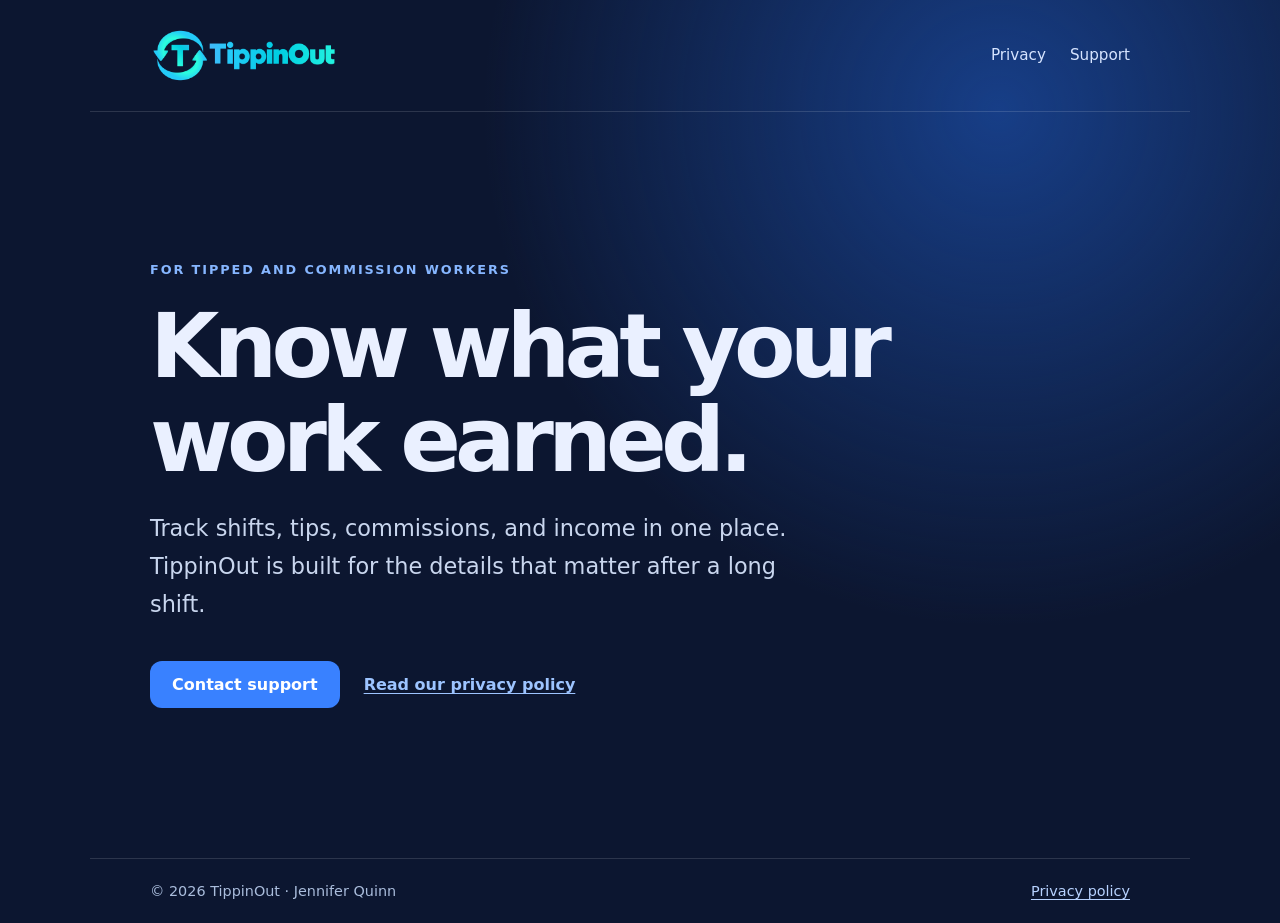
<file: index.html>
<!doctype html>
<html lang="en"><head><meta charset="utf-8"><meta name="viewport" content="width=device-width,initial-scale=1"><title>TippinOut — Track your work and income</title><meta name="description" content="TippinOut helps tipped and commission workers track shifts, tips, commissions, and income."><link rel="icon" type="image/png" sizes="512x512" href="favicon.png?v=5"><link rel="stylesheet" href="style.css?v=4"></head><body><header class="bar"><a class="brand" href="./" aria-label="TippinOut home"><img src="assets/tippinout-logo-horizontal.png?v=5" alt="TippinOut" width="188" height="63" style="width:188px;max-width:100%;height:auto"></a><nav aria-label="Main navigation"><a href="privacy/">Privacy</a><a href="mailto:support@tippinout.com">Support</a></nav></header><main class="home"><div class="eyebrow">For tipped and commission workers</div><h1>Know what your work earned.</h1><p class="lead">Track shifts, tips, commissions, and income in one place. TippinOut is built for the details that matter after a long shift.</p><div class="links"><a class="button" href="mailto:support@tippinout.com">Contact support</a><a class="quiet" href="privacy/">Read our privacy policy</a></div></main><footer><span>© 2026 TippinOut · Jennifer Quinn</span><a href="privacy/">Privacy policy</a></footer></body></html>
</file>
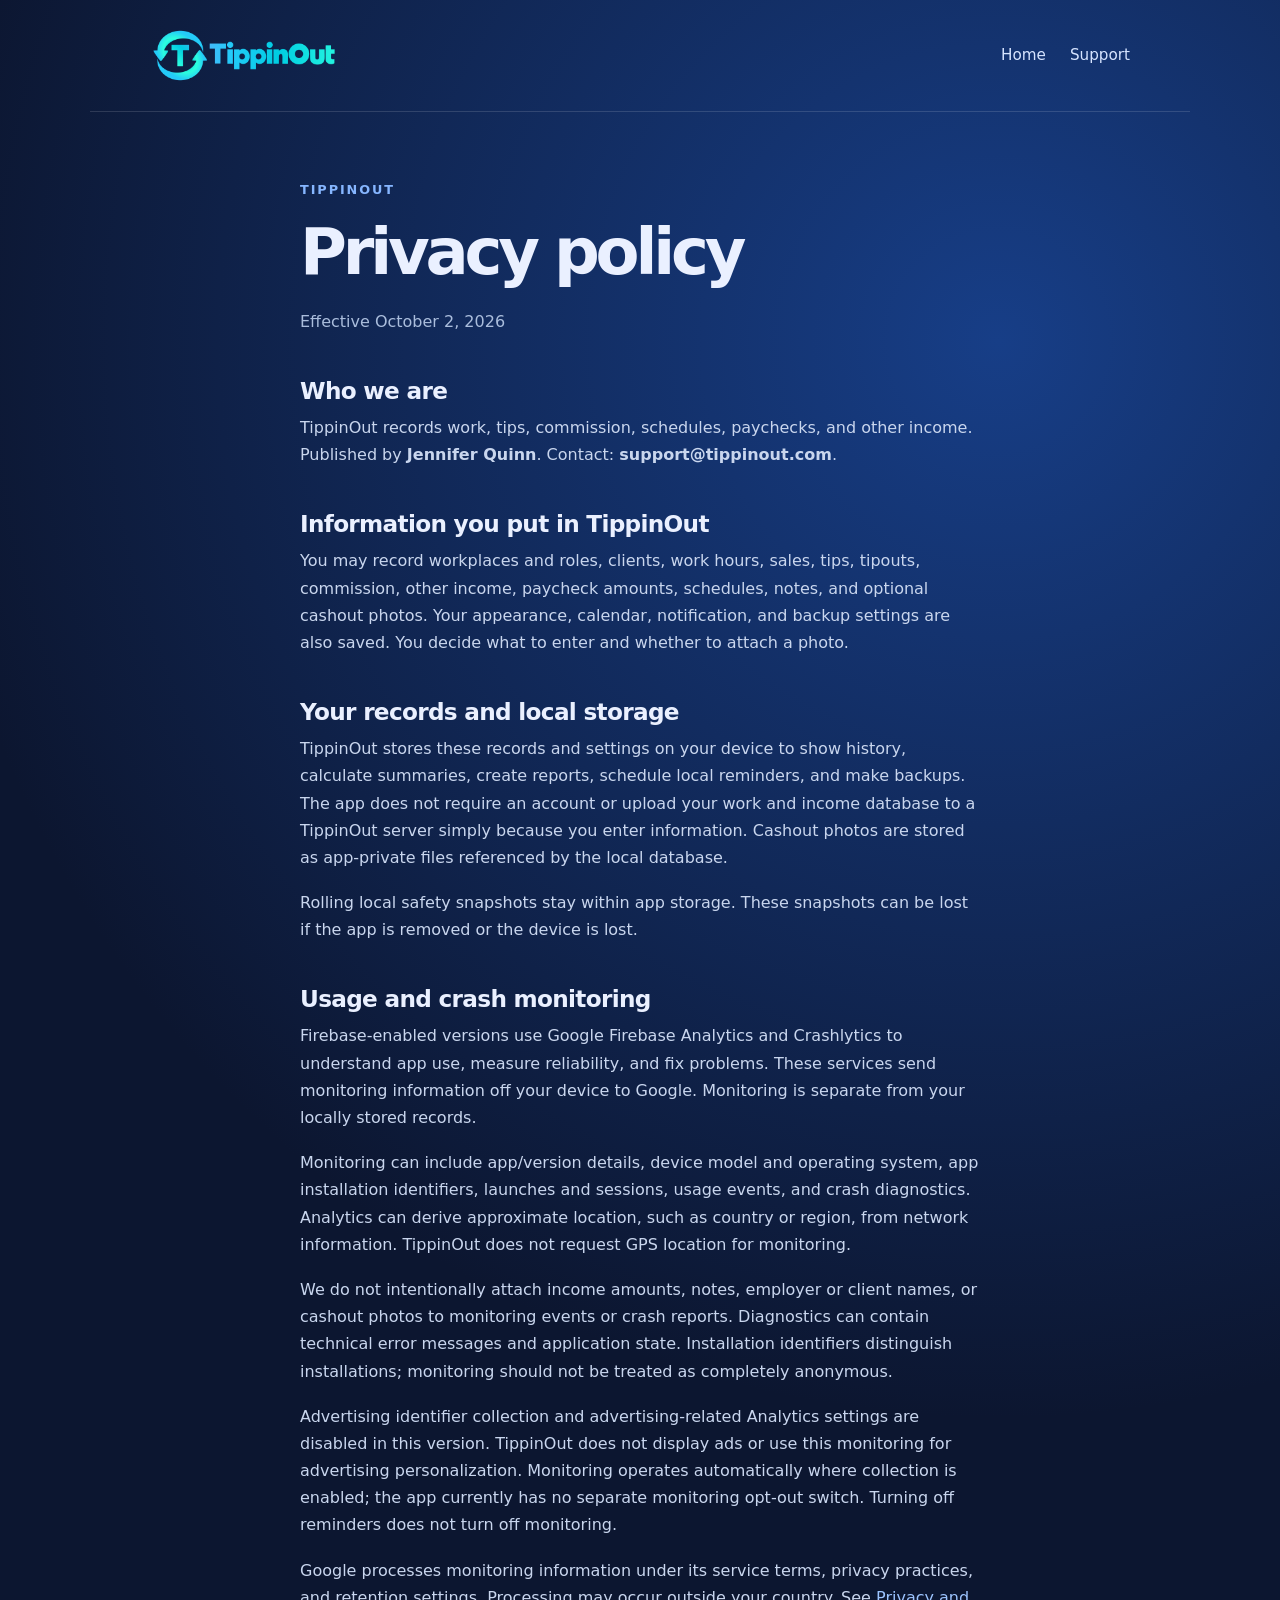
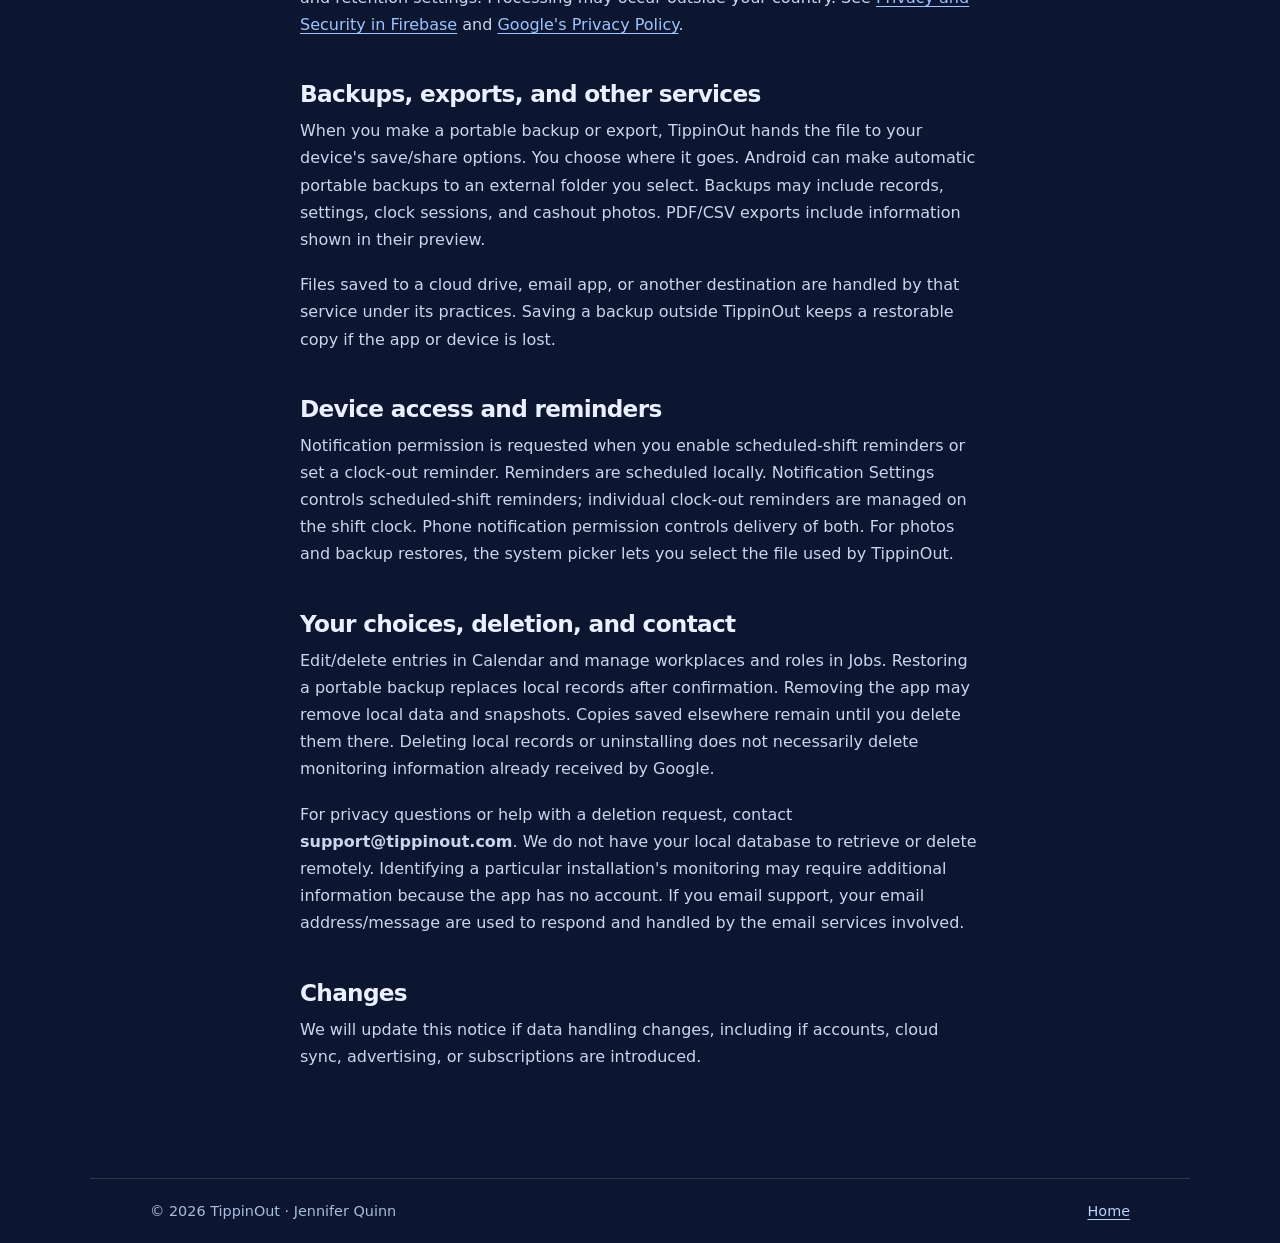
<file: privacy/index.html>
<!doctype html>
<html lang="en"><head><meta charset="utf-8"><meta name="viewport" content="width=device-width,initial-scale=1"><title>Privacy Policy — TippinOut</title><meta name="description" content="How TippinOut handles the work and income information you record in the app."><link rel="icon" type="image/png" sizes="512x512" href="../favicon.png?v=5"><link rel="stylesheet" href="../style.css?v=4"></head><body><header class="bar"><a class="brand" href="../" aria-label="TippinOut home"><img src="../assets/tippinout-logo-horizontal.png?v=5" alt="TippinOut" width="188" height="63" style="width:188px;max-width:100%;height:auto"></a><nav aria-label="Main navigation"><a href="../">Home</a><a href="mailto:support@tippinout.com">Support</a></nav></header><main class="policy"><div class="eyebrow">TippinOut</div><h1>Privacy policy</h1><p class="date">Effective October 2, 2026</p>
<h2>Who we are</h2>
<p>TippinOut records work, tips, commission, schedules, paychecks, and other income. Published by <strong>Jennifer Quinn</strong>. Contact: <strong>support@tippinout.com</strong>.</p>
<h2>Information you put in TippinOut</h2>
<p>You may record workplaces and roles, clients, work hours, sales, tips, tipouts, commission, other income, paycheck amounts, schedules, notes, and optional cashout photos. Your appearance, calendar, notification, and backup settings are also saved. You decide what to enter and whether to attach a photo.</p>
<h2>Your records and local storage</h2>
<p>TippinOut stores these records and settings on your device to show history, calculate summaries, create reports, schedule local reminders, and make backups. The app does not require an account or upload your work and income database to a TippinOut server simply because you enter information. Cashout photos are stored as app-private files referenced by the local database.</p>
<p>Rolling local safety snapshots stay within app storage. These snapshots can be lost if the app is removed or the device is lost.</p>
<h2>Usage and crash monitoring</h2>
<p>Firebase-enabled versions use Google Firebase Analytics and Crashlytics to understand app use, measure reliability, and fix problems. These services send monitoring information off your device to Google. Monitoring is separate from your locally stored records.</p>
<p>Monitoring can include app/version details, device model and operating system, app installation identifiers, launches and sessions, usage events, and crash diagnostics. Analytics can derive approximate location, such as country or region, from network information. TippinOut does not request GPS location for monitoring.</p>
<p>We do not intentionally attach income amounts, notes, employer or client names, or cashout photos to monitoring events or crash reports. Diagnostics can contain technical error messages and application state. Installation identifiers distinguish installations; monitoring should not be treated as completely anonymous.</p>
<p>Advertising identifier collection and advertising-related Analytics settings are disabled in this version. TippinOut does not display ads or use this monitoring for advertising personalization. Monitoring operates automatically where collection is enabled; the app currently has no separate monitoring opt-out switch. Turning off reminders does not turn off monitoring.</p>
<p>Google processes monitoring information under its service terms, privacy practices, and retention settings. Processing may occur outside your country. See <a href="https://firebase.google.com/support/privacy">Privacy and Security in Firebase</a> and <a href="https://policies.google.com/privacy">Google's Privacy Policy</a>.</p>
<h2>Backups, exports, and other services</h2>
<p>When you make a portable backup or export, TippinOut hands the file to your device's save/share options. You choose where it goes. Android can make automatic portable backups to an external folder you select. Backups may include records, settings, clock sessions, and cashout photos. PDF/CSV exports include information shown in their preview.</p>
<p>Files saved to a cloud drive, email app, or another destination are handled by that service under its practices. Saving a backup outside TippinOut keeps a restorable copy if the app or device is lost.</p>
<h2>Device access and reminders</h2>
<p>Notification permission is requested when you enable scheduled-shift reminders or set a clock-out reminder. Reminders are scheduled locally. Notification Settings controls scheduled-shift reminders; individual clock-out reminders are managed on the shift clock. Phone notification permission controls delivery of both. For photos and backup restores, the system picker lets you select the file used by TippinOut.</p>
<h2>Your choices, deletion, and contact</h2>
<p>Edit/delete entries in Calendar and manage workplaces and roles in Jobs. Restoring a portable backup replaces local records after confirmation. Removing the app may remove local data and snapshots. Copies saved elsewhere remain until you delete them there. Deleting local records or uninstalling does not necessarily delete monitoring information already received by Google.</p>
<p>For privacy questions or help with a deletion request, contact <strong>support@tippinout.com</strong>. We do not have your local database to retrieve or delete remotely. Identifying a particular installation's monitoring may require additional information because the app has no account. If you email support, your email address/message are used to respond and handled by the email services involved.</p>
<h2>Changes</h2>
<p>We will update this notice if data handling changes, including if accounts, cloud sync, advertising, or subscriptions are introduced.</p>
</main><footer><span>© 2026 TippinOut · Jennifer Quinn</span><a href="../">Home</a></footer></body></html>
</file>
<file: style.css>
:root{font-family:Inter,ui-sans-serif,system-ui,-apple-system,Segoe UI,sans-serif;color:#eaf0ff;background:#0c1630;font-size:16px}*{box-sizing:border-box}body{margin:0;min-height:100vh;background:radial-gradient(circle at 78% 12%,#173e87 0,transparent 40%),#0c1630}a{color:#9dc4ff;text-underline-offset:3px}.bar,footer{max-width:1100px;margin:auto;padding:24px clamp(20px,5vw,60px);display:flex;justify-content:space-between;align-items:center;gap:20px}.bar{border-bottom:1px solid #ffffff22}.bar a{text-decoration:none}.brand{display:block;flex:none;width:188px}.brand img{display:block;width:100%;height:auto}.bar nav{display:flex;gap:24px}.bar nav a{font-size:.95rem;color:#d6e4ff}.home,.policy{max-width:1100px;margin:auto;padding:clamp(65px,12vw,150px) clamp(20px,5vw,60px)}.home{min-height:65vh}.eyebrow{text-transform:uppercase;letter-spacing:.15em;color:#86b6ff;font-weight:700;font-size:.8rem}h1{font-size:clamp(2.8rem,7vw,5.8rem);line-height:1.05;letter-spacing:-.065em;margin:22px 0;max-width:820px}p{line-height:1.7;color:#c9d6ee}.lead{font-size:clamp(1.12rem,2vw,1.4rem);max-width:650px}.links{display:flex;gap:24px;align-items:center;flex-wrap:wrap;margin-top:38px}.button{background:#3981ff;color:#fff;padding:14px 22px;border-radius:12px;text-decoration:none;font-weight:700}.button:hover{background:#5b99ff}.quiet{font-weight:600}.policy{max-width:800px;padding-top:70px;padding-bottom:90px}.policy h1{font-size:clamp(2.5rem,6vw,4rem)}.policy h2{font-size:1.45rem;letter-spacing:-.03em;margin:42px 0 8px}.policy p{margin:10px 0 18px}.date{color:#aabddc}footer{border-top:1px solid #ffffff22;color:#aabddc;font-size:.9rem}footer a{color:#b7d2ff}@media(max-width:550px){.bar,footer{align-items:flex-start}.bar nav{gap:16px}.brand{width:165px}footer{flex-direction:column}.home{padding-top:80px}}
</file>
